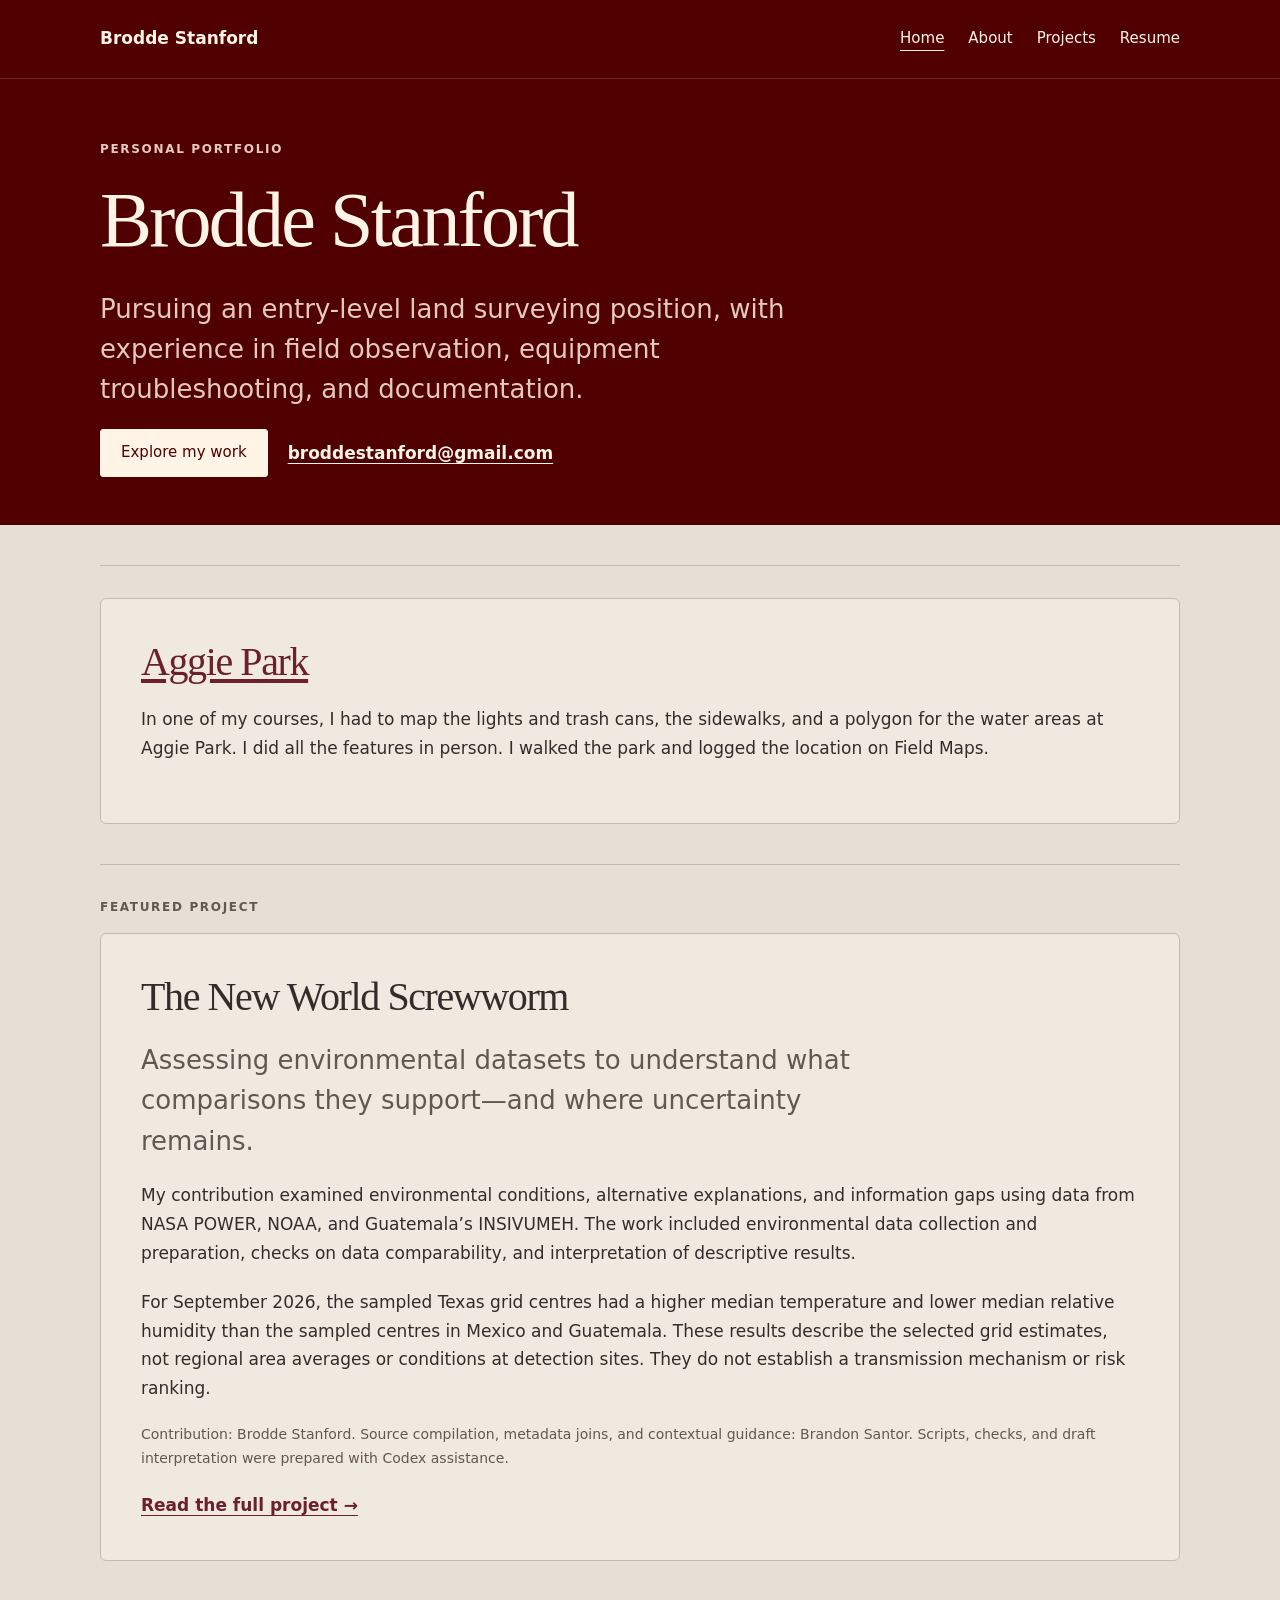
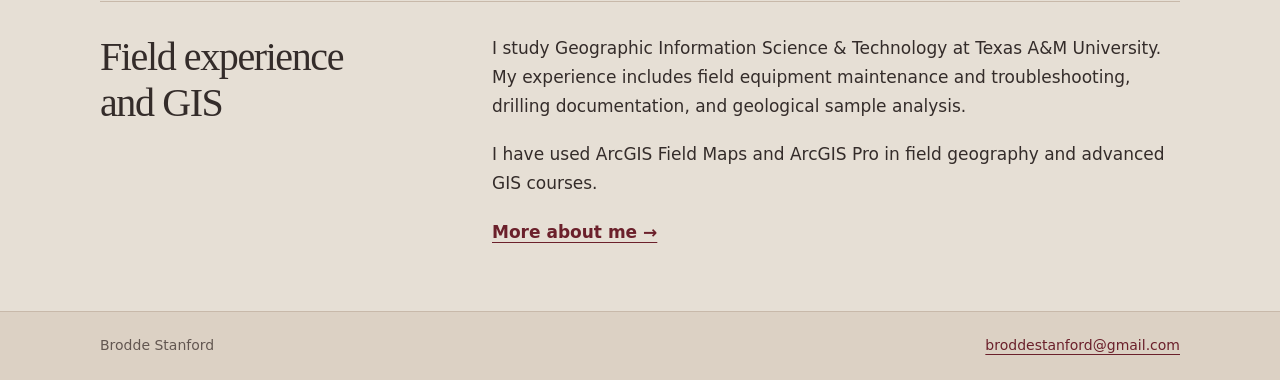
<file: index.html>
<!doctype html>
<html lang="en">
<head>
  <meta charset="utf-8">
  <meta name="viewport" content="width=device-width, initial-scale=1">
  <meta name="description"
        content="Brodde Stanford's portfolio of GIS research, environmental data assessment, and field experience.">
  <title>Brodde Stanford | Home</title>
  <link rel="stylesheet" href="style.css?v=maroon-1">
  <style>
    .hero-actions {
      display: flex;
      flex-wrap: wrap;
      align-items: center;
      gap: 12px 20px;
    }

    .hero-actions a[href^="mailto:"] {
      color: var(--header-text);
      font-weight: 600;
    }
  </style>
</head>
<body>
  <a class="skip-link" href="#main">Skip to content</a>

  <header class="site-header">
    <div class="container header-inner">
      <a class="site-name" href="index.html">Brodde Stanford</a>
      <nav aria-label="Main navigation">
        <a href="index.html" aria-current="page">Home</a>
        <a href="about.html">About</a>
        <a href="projects.html">Projects</a>
        <a href="resume.html">Resume</a>
      </nav>
    </div>
  </header>

  <main class="container" id="main">
    <section class="hero" aria-labelledby="home-title">
      <p class="eyebrow">Personal portfolio</p>
      <h1 id="home-title">Brodde Stanford</h1>
      <p class="headline">
        Pursuing an entry-level land surveying position,
        with experience in field observation, equipment
        troubleshooting, and documentation.
      </p>
      <div class="hero-actions">
        <a class="button" href="projects.html">Explore my work</a>
        <a href="mailto:broddestanford@gmail.com">broddestanford@gmail.com</a>
      </div>
    </section>

    <section aria-labelledby="aggie-park-title">
      <article class="featured">
        <h2 id="aggie-park-title"><a href="aggie-park.html">Aggie Park</a></h2>
        <p>In one of my courses, I had to map the lights and trash cans, the sidewalks, and a polygon for the water areas at Aggie Park. I did all the features in person. I walked the park and logged the location on Field Maps.</p>
      </article>
    </section>

    <section aria-labelledby="featured-title">
      <p class="eyebrow">Featured project</p>
      <article class="featured">
        <h2 id="featured-title">
          The New World Screwworm
        </h2>
        <p class="lead">
          Assessing environmental datasets to understand what
          comparisons they support—and where uncertainty remains.
        </p>
        <p>
          My contribution examined environmental conditions,
          alternative explanations, and information gaps using
          data from NASA POWER, NOAA, and Guatemala’s INSIVUMEH.
          The work included environmental data collection and
          preparation, checks on data comparability, and
          interpretation of descriptive results.
        </p>
        <p>
          For September 2026, the sampled Texas grid centres had
          a higher median temperature and lower median relative
          humidity than the sampled centres in Mexico and Guatemala.
          These results describe the selected grid estimates,
          not regional area averages or conditions at detection sites.
          They do not establish a transmission mechanism or risk ranking.
        </p>
        <p class="note">
          Contribution: Brodde Stanford. Source compilation,
          metadata joins, and contextual guidance: Brandon Santor.
          Scripts, checks, and draft interpretation were prepared
          with Codex assistance.
        </p>
        <a class="project-link" href="project-1.html">
          Read the full project →
        </a>
      </article>
    </section>

    <section class="split" aria-labelledby="background-title">
      <h2 id="background-title">Field experience and GIS</h2>
      <div class="prose">
        <p>
          I study Geographic Information Science &amp; Technology
          at Texas A&amp;M University. My experience includes field
          equipment maintenance and troubleshooting, drilling
          documentation, and geological sample analysis.
        </p>
        <p>
          I have used ArcGIS Field Maps and ArcGIS Pro in field
          geography and advanced GIS courses.
        </p>
        <a class="project-link" href="about.html">More about me →</a>
      </div>
    </section>
  </main>

  <footer class="site-footer">
    <div class="container footer-inner">
      <p>Brodde Stanford</p>
      <a href="mailto:broddestanford@gmail.com">
        broddestanford@gmail.com
      </a>
    </div>
  </footer>
</body>
</html>
</file>
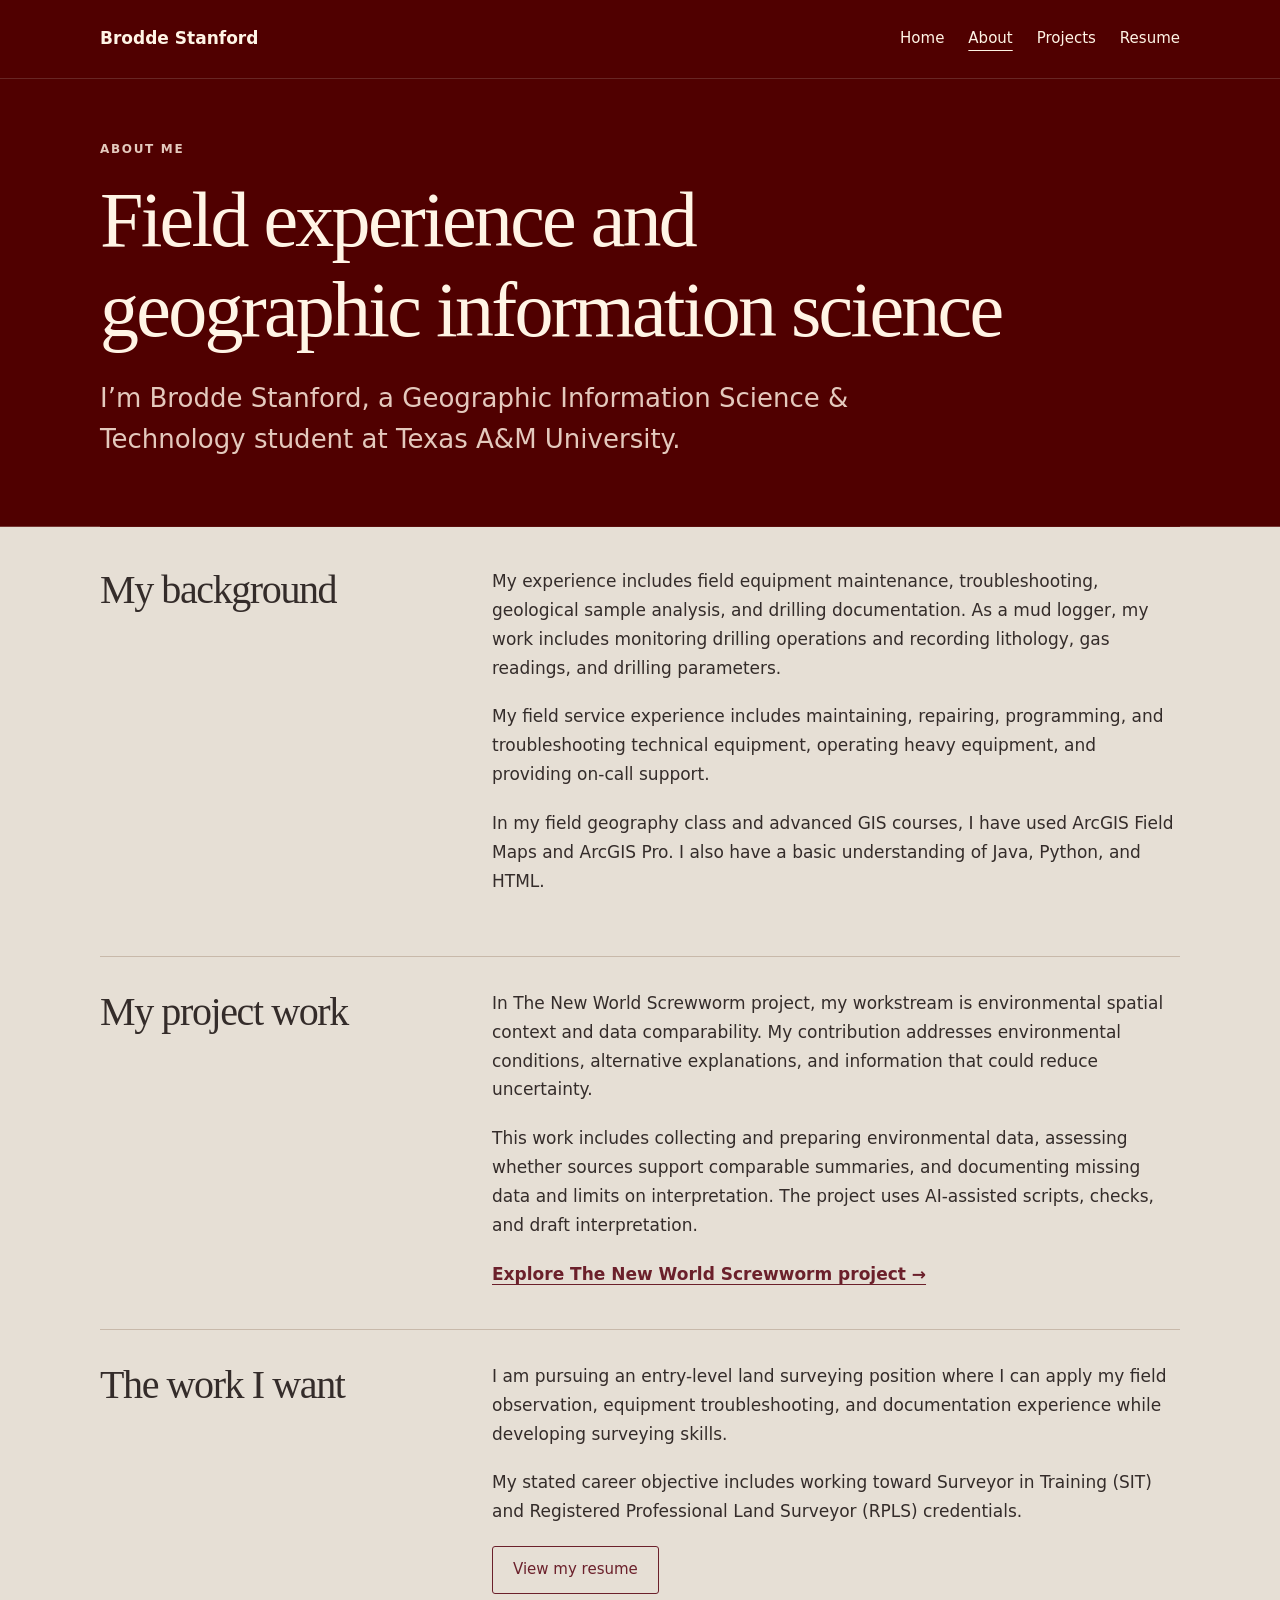
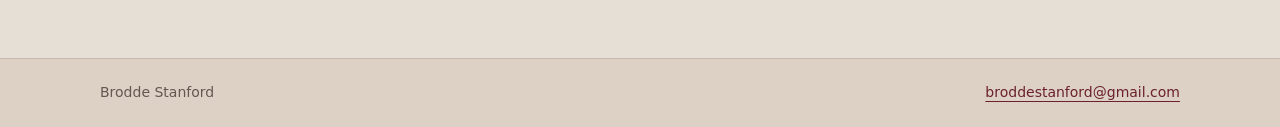
<file: about.html>
<!doctype html>
<html lang="en">
<head>
  <meta charset="utf-8">
  <meta name="viewport" content="width=device-width, initial-scale=1">
  <meta name="description"
        content="About Brodde Stanford, his GIS studies, field experience, and interest in entry-level land surveying.">
  <title>Brodde Stanford | About</title>
  <link rel="stylesheet" href="style.css?v=maroon-1">
</head>
<body>
  <a class="skip-link" href="#main">Skip to content</a>

  <header class="site-header">
    <div class="container header-inner">
      <a class="site-name" href="index.html">Brodde Stanford</a>
      <nav aria-label="Main navigation">
        <a href="index.html">Home</a>
        <a href="about.html" aria-current="page">About</a>
        <a href="projects.html">Projects</a>
        <a href="resume.html">Resume</a>
      </nav>
    </div>
  </header>

  <main class="container" id="main">
    <header class="page-heading">
      <p class="eyebrow">About me</p>
      <h1>Field experience and geographic information science</h1>
      <p class="lead">
        I’m Brodde Stanford, a Geographic Information Science
        &amp; Technology student at Texas A&amp;M University.
      </p>
    </header>

    <section class="split" aria-labelledby="background-title">
      <h2 id="background-title">My background</h2>
      <div class="prose">
        <p>
          My experience includes field equipment maintenance,
          troubleshooting, geological sample analysis, and drilling
          documentation. As a mud logger, my work includes monitoring
          drilling operations and recording lithology, gas readings,
          and drilling parameters.
        </p>
        <p>
          My field service experience includes maintaining, repairing,
          programming, and troubleshooting technical equipment,
          operating heavy equipment, and providing on-call support.
        </p>
        <p>
          In my field geography class and advanced GIS courses,
          I have used ArcGIS Field Maps and ArcGIS Pro.
          I also have a basic understanding of Java, Python, and HTML.
        </p>
      </div>
    </section>

    <section class="split" aria-labelledby="research-title">
      <h2 id="research-title">My project work</h2>
      <div class="prose">
        <p>
          In The New World Screwworm project, my workstream is environmental
          spatial context and data comparability. My contribution
          addresses environmental conditions, alternative
          explanations, and information that could reduce uncertainty.
        </p>
        <p>
          This work includes collecting and preparing environmental
          data, assessing whether sources support comparable
          summaries, and documenting missing data and limits on
          interpretation. The project uses AI-assisted scripts,
          checks, and draft interpretation.
        </p>
        <a class="project-link" href="project-1.html">
          Explore The New World Screwworm project →
        </a>
      </div>
    </section>

    <section class="split" aria-labelledby="direction-title">
      <h2 id="direction-title">The work I want</h2>
      <div class="prose">
        <p>
          I am pursuing an entry-level land surveying position
          where I can apply my field observation, equipment
          troubleshooting, and documentation experience while
          developing surveying skills.
        </p>
        <p>
          My stated career objective includes working toward
          Surveyor in Training (SIT) and Registered Professional
          Land Surveyor (RPLS) credentials.
        </p>
        <a class="button" href="resume.html">View my resume</a>
      </div>
    </section>
  </main>

  <footer class="site-footer">
    <div class="container footer-inner">
      <p>Brodde Stanford</p>
      <a href="mailto:broddestanford@gmail.com">
        broddestanford@gmail.com
      </a>
    </div>
  </footer>
</body>
</html>
</file>
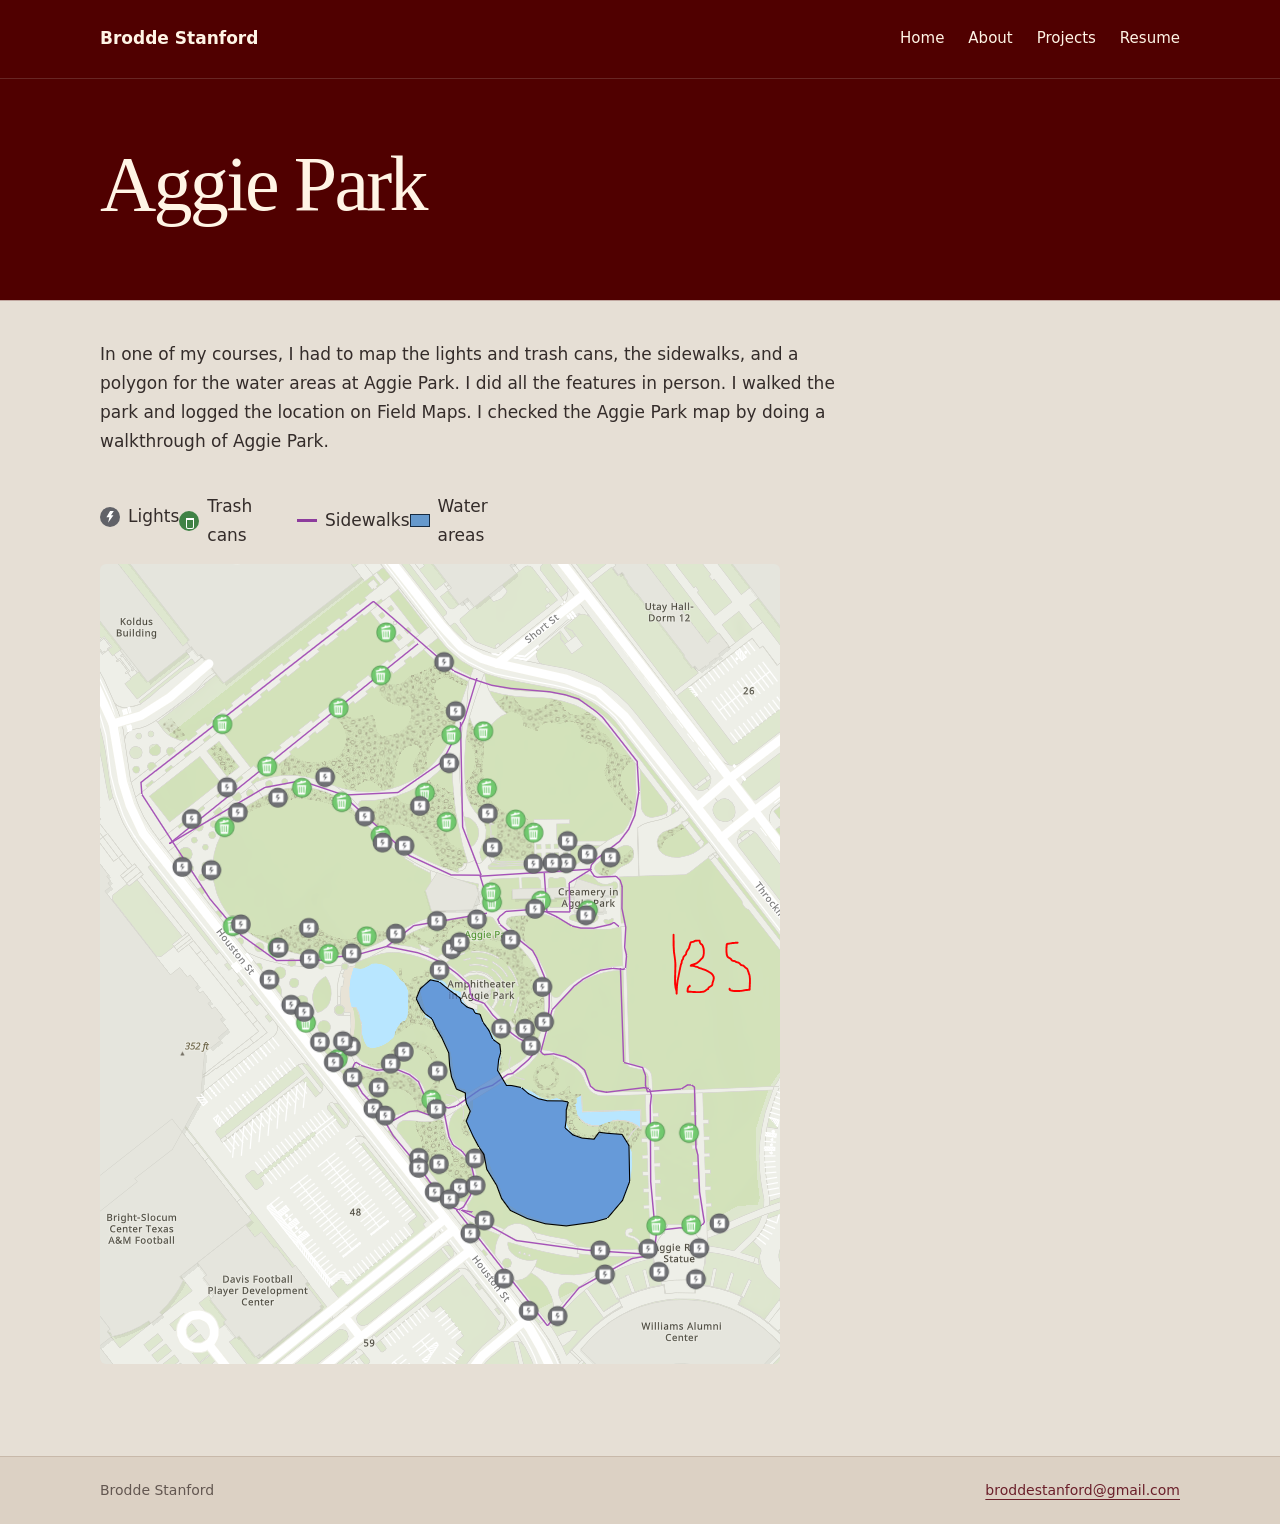
<file: aggie-park.html>
<!doctype html>
<html lang="en">
<head>
  <meta charset="utf-8">
  <meta name="viewport" content="width=device-width, initial-scale=1">
  <title>Aggie Park | Brodde Stanford</title>
  <link rel="stylesheet" href="style.css?v=maroon-1">
  <style>
    .aggie-map { max-width: 680px; }

    .aggie-map-crop {
      display: block;
      position: relative;
      aspect-ratio: 680 / 800;
      overflow: hidden;
      border-radius: var(--radius);
    }

    /* Show pixels (970, 203) through (1650, 1003) of the original image. */
    .aggie-map-crop img {
      position: absolute;
      width: 263.67647%;
      max-width: none;
      left: -142.64706%;
      top: -25.375%;
    }

    .aggie-map-key {
      display: flex;
      flex-wrap: wrap;
      gap: 8px 20px;
      padding: 0;
      margin: 0 0 14px;
      list-style: none;
    }

    .aggie-map-key li {
      display: flex;
      align-items: center;
      gap: 8px;
    }

    .aggie-map-symbol {
      position: relative;
      flex: 0 0 20px;
      height: 20px;
    }

    .aggie-map-symbol--lights,
    .aggie-map-symbol--trash {
      border-radius: 50%;
    }

    .aggie-map-symbol--lights { background: #616268; }

    .aggie-map-symbol--lights::before {
      content: "";
      position: absolute;
      inset: 4px 6px;
      background: white;
      clip-path: polygon(53% 0, 100% 0, 62% 39%, 93% 39%, 26% 100%, 42% 55%, 5% 55%);
    }

    .aggie-map-symbol--trash { background: #3f8245; }

    .aggie-map-symbol--trash::before {
      content: "";
      position: absolute;
      top: 7px;
      left: 7px;
      width: 6px;
      height: 8px;
      border: 1px solid white;
      border-top-width: 2px;
      border-radius: 0 0 2px 2px;
    }

    .aggie-map-symbol--sidewalk {
      height: 0;
      border-top: 3px solid #8d3c9d;
    }

    .aggie-map-symbol--water {
      height: 13px;
      border: 1px solid #172b40;
      background: #6699cc;
    }
  </style>
</head>
<body>
  <a class="skip-link" href="#main">Skip to content</a>

  <header class="site-header">
    <div class="container header-inner">
      <a class="site-name" href="index.html">Brodde Stanford</a>
      <nav aria-label="Main navigation">
        <a href="index.html">Home</a>
        <a href="about.html">About</a>
        <a href="projects.html">Projects</a>
        <a href="resume.html">Resume</a>
      </nav>
    </div>
  </header>

  <main class="container" id="main">
    <header class="page-heading">
      <h1>Aggie Park</h1>
    </header>

    <div class="prose">
      <p>In one of my courses, I had to map the lights and trash cans, the sidewalks, and a polygon for the water areas at Aggie Park. I did all the features in person. I walked the park and logged the location on Field Maps. I checked the Aggie Park map by doing a walkthrough of Aggie Park.</p>
      <figure class="aggie-map">
        <ul class="aggie-map-key" role="list">
          <li><span class="aggie-map-symbol aggie-map-symbol--lights" aria-hidden="true"></span>Lights</li>
          <li><span class="aggie-map-symbol aggie-map-symbol--trash" aria-hidden="true"></span>Trash cans</li>
          <li><span class="aggie-map-symbol aggie-map-symbol--sidewalk" aria-hidden="true"></span>Sidewalks</li>
          <li><span class="aggie-map-symbol aggie-map-symbol--water" aria-hidden="true"></span>Water areas</li>
        </ul>
        <a class="aggie-map-crop" href="aggie-park-field-maps.png">
          <img src="aggie-park-field-maps.png" width="1793" height="1059"
               alt="Lights and trash cans, the sidewalks, and a polygon for the water areas at Aggie Park">
        </a>
      </figure>
    </div>
  </main>

  <footer class="site-footer">
    <div class="container footer-inner">
      <p>Brodde Stanford</p>
      <a href="mailto:broddestanford@gmail.com">broddestanford@gmail.com</a>
    </div>
  </footer>
</body>
</html>
</file>
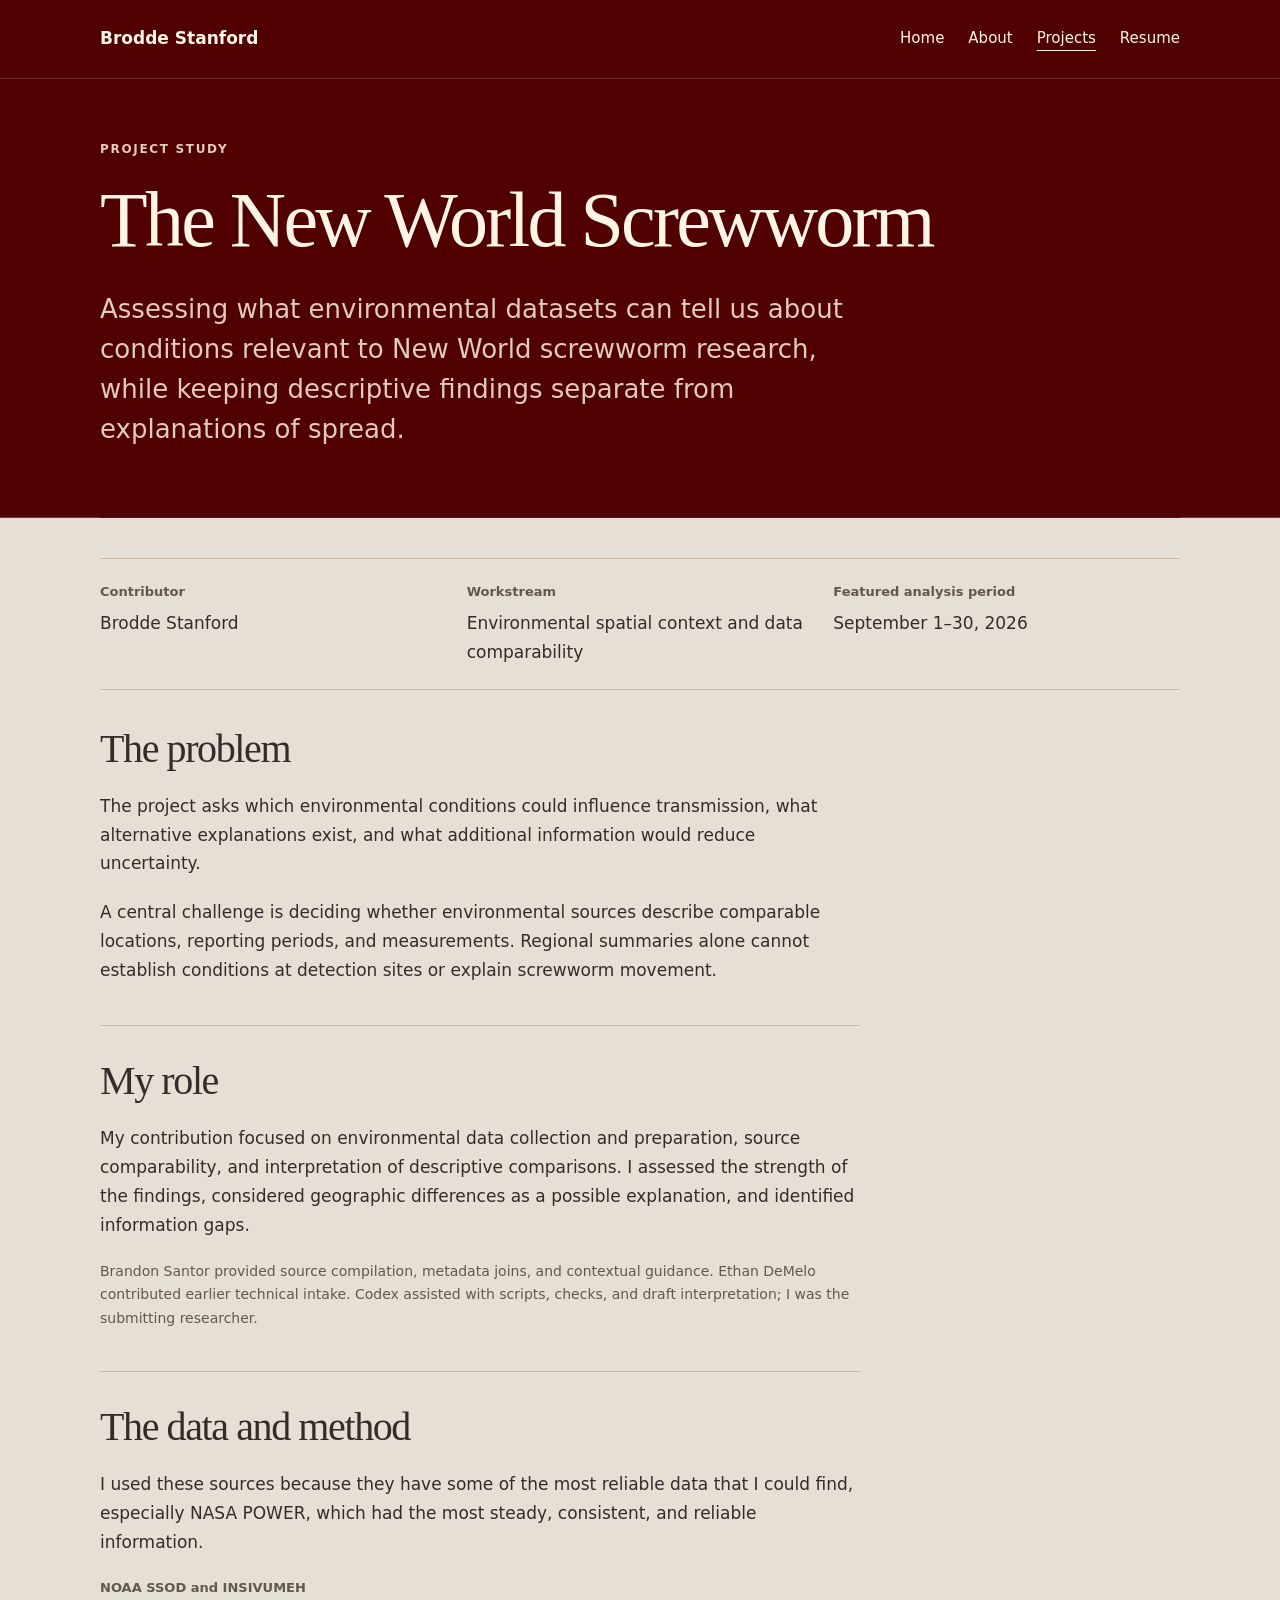
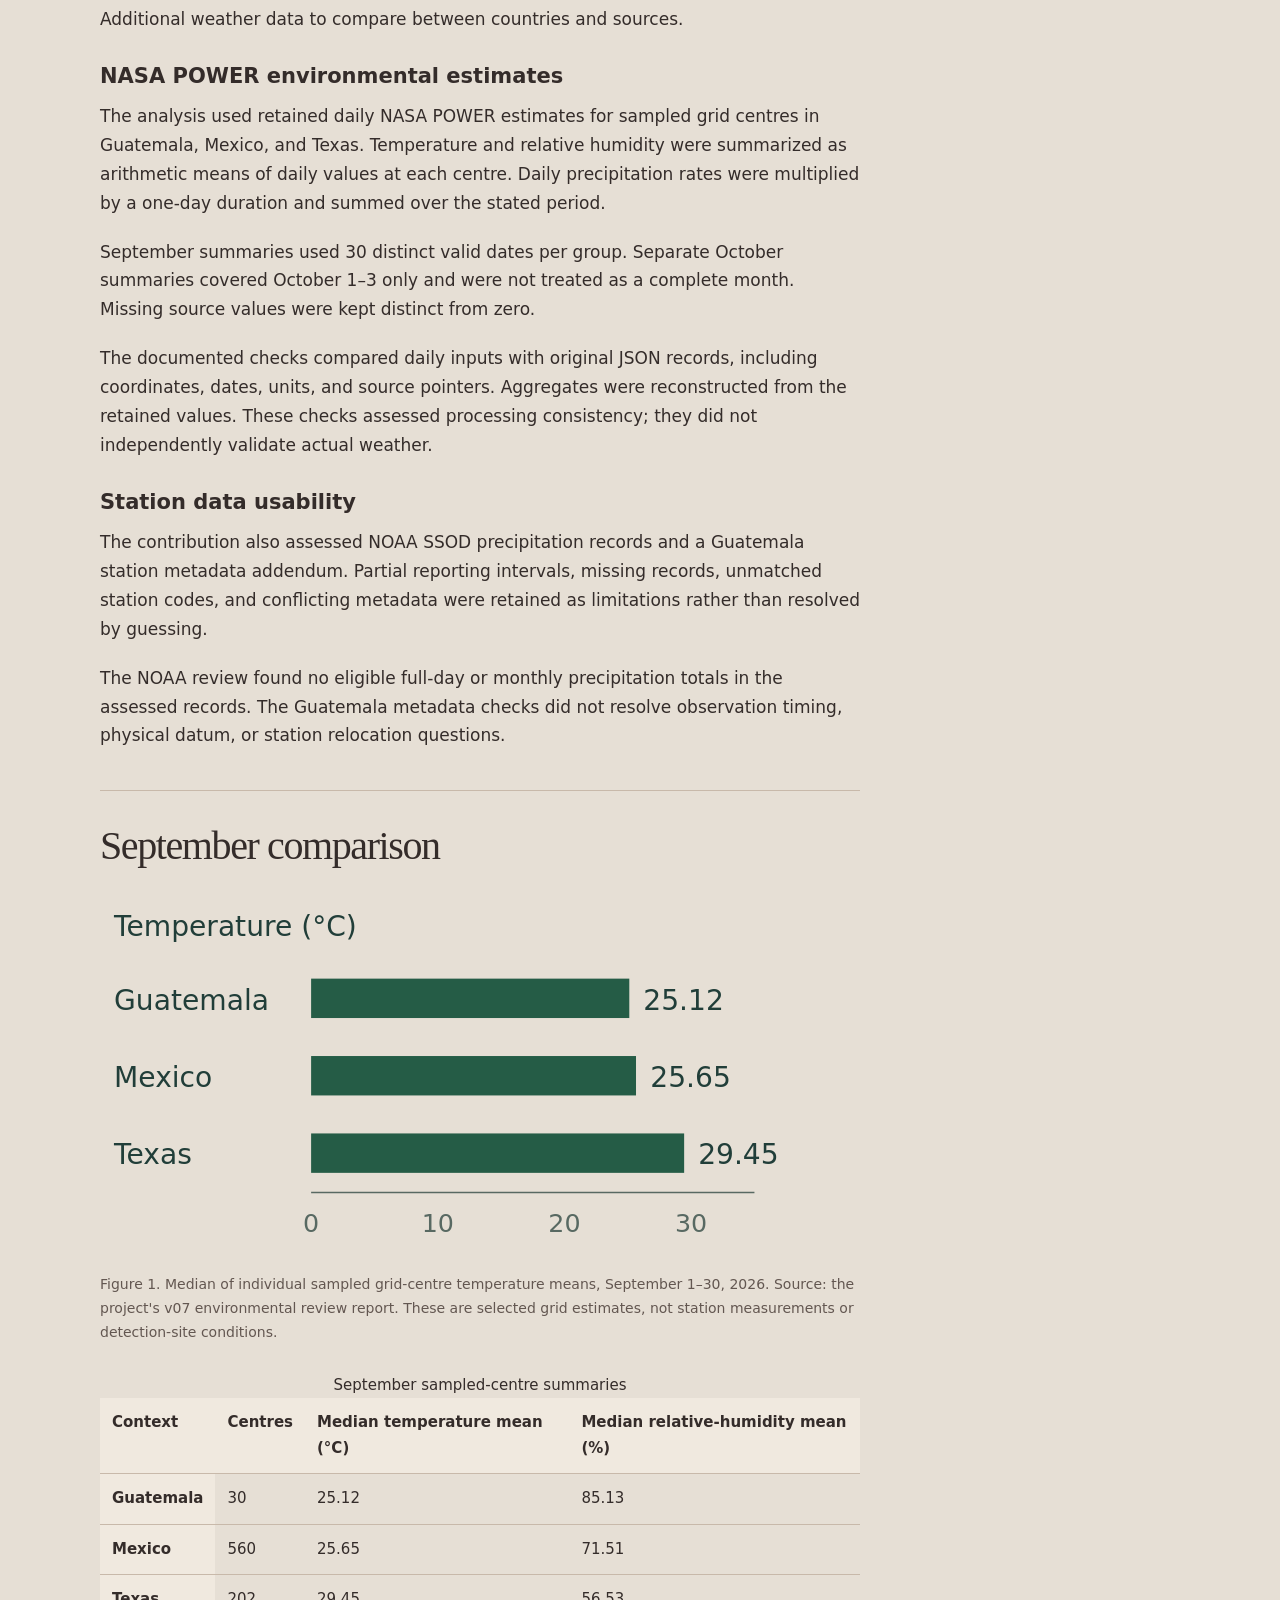
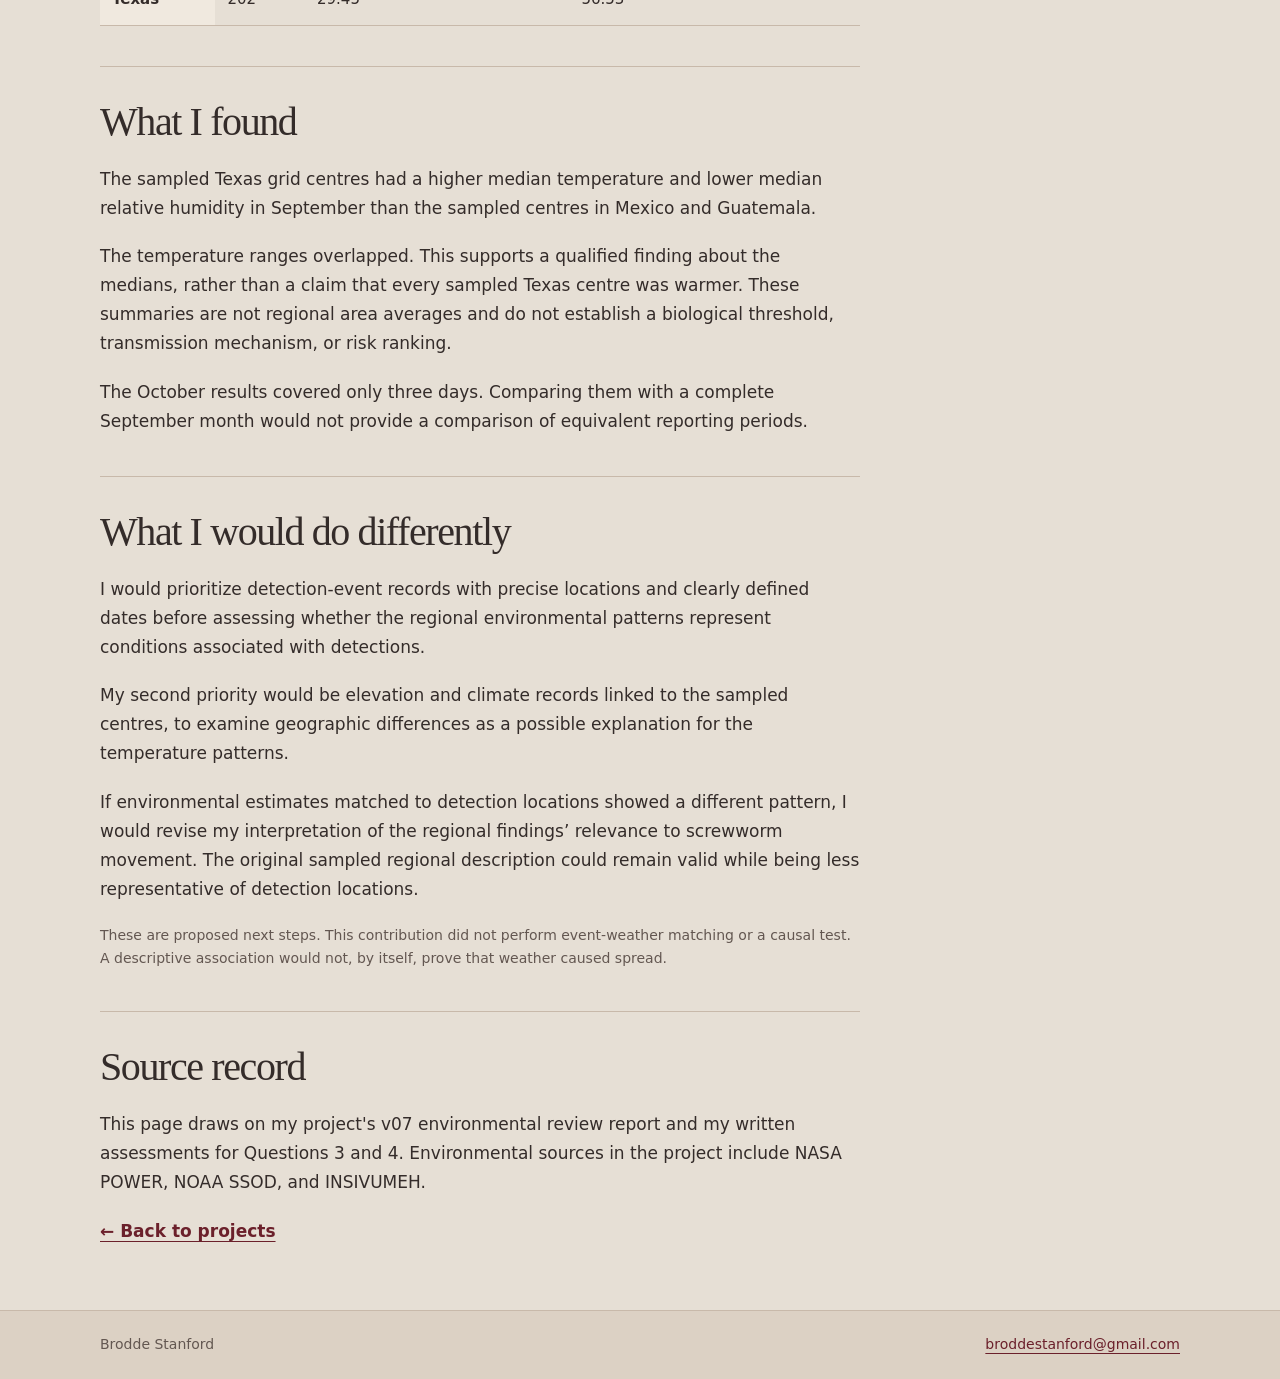
<file: project-1.html>
<!doctype html>
<html lang="en">
<head>
  <meta charset="utf-8">
  <meta name="viewport" content="width=device-width, initial-scale=1">
  <meta name="description"
        content="Brodde Stanford's contribution to The New World Screwworm project: environmental data preparation, comparability checks, findings, and reflection.">
  <title>The New World Screwworm | Brodde Stanford</title>
  <link rel="stylesheet" href="style.css?v=maroon-1">
</head>
<body>
  <a class="skip-link" href="#main">Skip to content</a>

  <header class="site-header">
    <div class="container header-inner">
      <a class="site-name" href="index.html">Brodde Stanford</a>
      <nav aria-label="Main navigation">
        <a href="index.html">Home</a>
        <a href="about.html">About</a>
        <a href="projects.html" aria-current="page">Projects</a>
        <a href="resume.html">Resume</a>
      </nav>
    </div>
  </header>

  <main class="container" id="main">
    <header class="page-heading">
      <p class="eyebrow">Project study</p>
      <h1>The New World Screwworm</h1>
      <p class="lead">
        Assessing what environmental datasets can tell us about
        conditions relevant to New World screwworm research,
        while keeping descriptive findings separate from
        explanations of spread.
      </p>
    </header>

    <dl class="project-meta">
      <div>
        <dt>Contributor</dt>
        <dd>Brodde Stanford</dd>
      </div>
      <div>
        <dt>Workstream</dt>
        <dd>Environmental spatial context and data comparability</dd>
      </div>
      <div>
        <dt>Featured analysis period</dt>
        <dd>September 1–30, 2026</dd>
      </div>
    </dl>

    <div class="prose">
      <section aria-labelledby="problem-title">
        <h2 id="problem-title">The problem</h2>
        <p>
          The project asks which environmental conditions could
          influence transmission, what alternative explanations
          exist, and what additional information would reduce
          uncertainty.
        </p>
        <p>
          A central challenge is deciding whether environmental
          sources describe comparable locations, reporting periods,
          and measurements. Regional summaries alone cannot
          establish conditions at detection sites or explain
          screwworm movement.
        </p>
      </section>

      <section aria-labelledby="role-title">
        <h2 id="role-title">My role</h2>
        <p>
          My contribution focused on environmental data collection
          and preparation, source comparability, and interpretation
          of descriptive comparisons. I assessed the strength of the
          findings, considered geographic differences as a possible
          explanation, and identified information gaps.
        </p>
        <p class="note">
          Brandon Santor provided source compilation, metadata joins,
          and contextual guidance. Ethan DeMelo contributed earlier
          technical intake. Codex assisted with scripts, checks,
          and draft interpretation; I was the submitting researcher.
        </p>
      </section>

      <section aria-labelledby="method-title">
        <h2 id="method-title">The data and method</h2>

        <p>I used these sources because they have some of the most reliable data that I could find, especially NASA POWER, which had the most steady, consistent, and reliable information.</p>

        <dl>
          <dt>NOAA SSOD and INSIVUMEH</dt>
          <dd>Additional weather data to compare between countries and sources.</dd>
        </dl>

        <h3>NASA POWER environmental estimates</h3>
        <p>
          The analysis used retained daily NASA POWER estimates
          for sampled grid centres in Guatemala, Mexico, and Texas.
          Temperature and relative humidity were summarized as
          arithmetic means of daily values at each centre.
          Daily precipitation rates were multiplied by a one-day
          duration and summed over the stated period.
        </p>
        <p>
          September summaries used 30 distinct valid dates per
          group. Separate October summaries covered October 1–3
          only and were not treated as a complete month.
          Missing source values were kept distinct from zero.
        </p>
        <p>
          The documented checks compared daily inputs with original
          JSON records, including coordinates, dates, units, and
          source pointers. Aggregates were reconstructed from the
          retained values. These checks assessed processing
          consistency; they did not independently validate
          actual weather.
        </p>

        <h3>Station data usability</h3>
        <p>
          The contribution also assessed NOAA SSOD precipitation
          records and a Guatemala station metadata addendum.
          Partial reporting intervals, missing records, unmatched
          station codes, and conflicting metadata were retained
          as limitations rather than resolved by guessing.
        </p>
        <p>
          The NOAA review found no eligible full-day or monthly
          precipitation totals in the assessed records. The
          Guatemala metadata checks did not resolve observation
          timing, physical datum, or station relocation questions.
        </p>
      </section>

      <section aria-labelledby="figure-title">
        <h2 id="figure-title">September comparison</h2>

        <figure>
          <svg viewBox="0 0 540 260"
               role="img"
               aria-labelledby="chart-title chart-description">
            <title id="chart-title">
              Median of sampled grid-centre temperature means
            </title>
            <desc id="chart-description">
              For September 1–30, 2026: Guatemala, 25.12 degrees
              Celsius; Mexico, 25.65; Texas, 29.45.
              Values are medians of sampled centre means,
              not regional area averages.
            </desc>

            <g font-family="system-ui, sans-serif"
               font-size="20" fill="#213e39">
              <text x="10" y="28">Temperature (°C)</text>

              <text x="10" y="80">Guatemala</text>
              <text x="10" y="135">Mexico</text>
              <text x="10" y="190">Texas</text>

              <g fill="#255c46">
                <rect x="150" y="58" width="226.08" height="28"/>
                <rect x="150" y="113" width="230.85" height="28"/>
                <rect x="150" y="168" width="265.05" height="28"/>
              </g>

              <text x="386" y="80">25.12</text>
              <text x="391" y="135">25.65</text>
              <text x="425" y="190">29.45</text>

              <path d="M150 210H465"
                    fill="none" stroke="#586962"/>
              <g fill="#586962" font-size="18"
                 text-anchor="middle">
                <text x="150" y="238">0</text>
                <text x="240" y="238">10</text>
                <text x="330" y="238">20</text>
                <text x="420" y="238">30</text>
              </g>
            </g>
          </svg>

          <figcaption>
            Figure 1. Median of individual sampled grid-centre
            temperature means, September 1–30, 2026.
            Source: the project's v07 environmental review report.
            These are selected grid estimates, not station
            measurements or detection-site conditions.
          </figcaption>
        </figure>

        <div class="table-wrap">
          <table>
            <caption>
              September sampled-centre summaries
            </caption>
            <thead>
              <tr>
                <th scope="col">Context</th>
                <th scope="col">Centres</th>
                <th scope="col">
                  Median temperature mean (°C)
                </th>
                <th scope="col">
                  Median relative-humidity mean (%)
                </th>
              </tr>
            </thead>
            <tbody>
              <tr>
                <th scope="row">Guatemala</th>
                <td>30</td>
                <td>25.12</td>
                <td>85.13</td>
              </tr>
              <tr>
                <th scope="row">Mexico</th>
                <td>560</td>
                <td>25.65</td>
                <td>71.51</td>
              </tr>
              <tr>
                <th scope="row">Texas</th>
                <td>202</td>
                <td>29.45</td>
                <td>56.53</td>
              </tr>
            </tbody>
          </table>
        </div>
      </section>

      <section aria-labelledby="findings-title">
        <h2 id="findings-title">What I found</h2>
        <p>
          The sampled Texas grid centres had a higher median
          temperature and lower median relative humidity in
          September than the sampled centres in Mexico and Guatemala.
        </p>
        <p>
          The temperature ranges overlapped. This supports a
          qualified finding about the medians, rather than a claim
          that every sampled Texas centre was warmer.
          These summaries are not regional area averages and do
          not establish a biological threshold, transmission
          mechanism, or risk ranking.
        </p>
        <p>
          The October results covered only three days. Comparing
          them with a complete September month would not provide
          a comparison of equivalent reporting periods.
        </p>
      </section>

      <section aria-labelledby="reflection-title">
        <h2 id="reflection-title">What I would do differently</h2>
        <p>
          I would prioritize detection-event records with precise
          locations and clearly defined dates before assessing
          whether the regional environmental patterns represent
          conditions associated with detections.
        </p>
        <p>
          My second priority would be elevation and climate records
          linked to the sampled centres, to examine geographic
          differences as a possible explanation for the temperature
          patterns.
        </p>
        <p>
          If environmental estimates matched to detection locations
          showed a different pattern, I would revise my interpretation
          of the regional findings’ relevance to screwworm movement.
          The original sampled regional description could remain
          valid while being less representative of detection
          locations.
        </p>
        <p class="note">
          These are proposed next steps. This contribution did not
          perform event-weather matching or a causal test.
          A descriptive association would not, by itself, prove
          that weather caused spread.
        </p>
      </section>

      <section aria-labelledby="sources-title">
        <h2 id="sources-title">Source record</h2>
        <p>
          This page draws on my project's v07 environmental review
          report and my written assessments for Questions 3 and 4.
          Environmental sources in the project include NASA POWER,
          NOAA SSOD, and INSIVUMEH.
        </p>
        <a class="project-link" href="projects.html">
          ← Back to projects
        </a>
      </section>
    </div>
  </main>

  <footer class="site-footer">
    <div class="container footer-inner">
      <p>Brodde Stanford</p>
      <a href="mailto:broddestanford@gmail.com">
        broddestanford@gmail.com
      </a>
    </div>
  </footer>
</body>
</html>
</file>
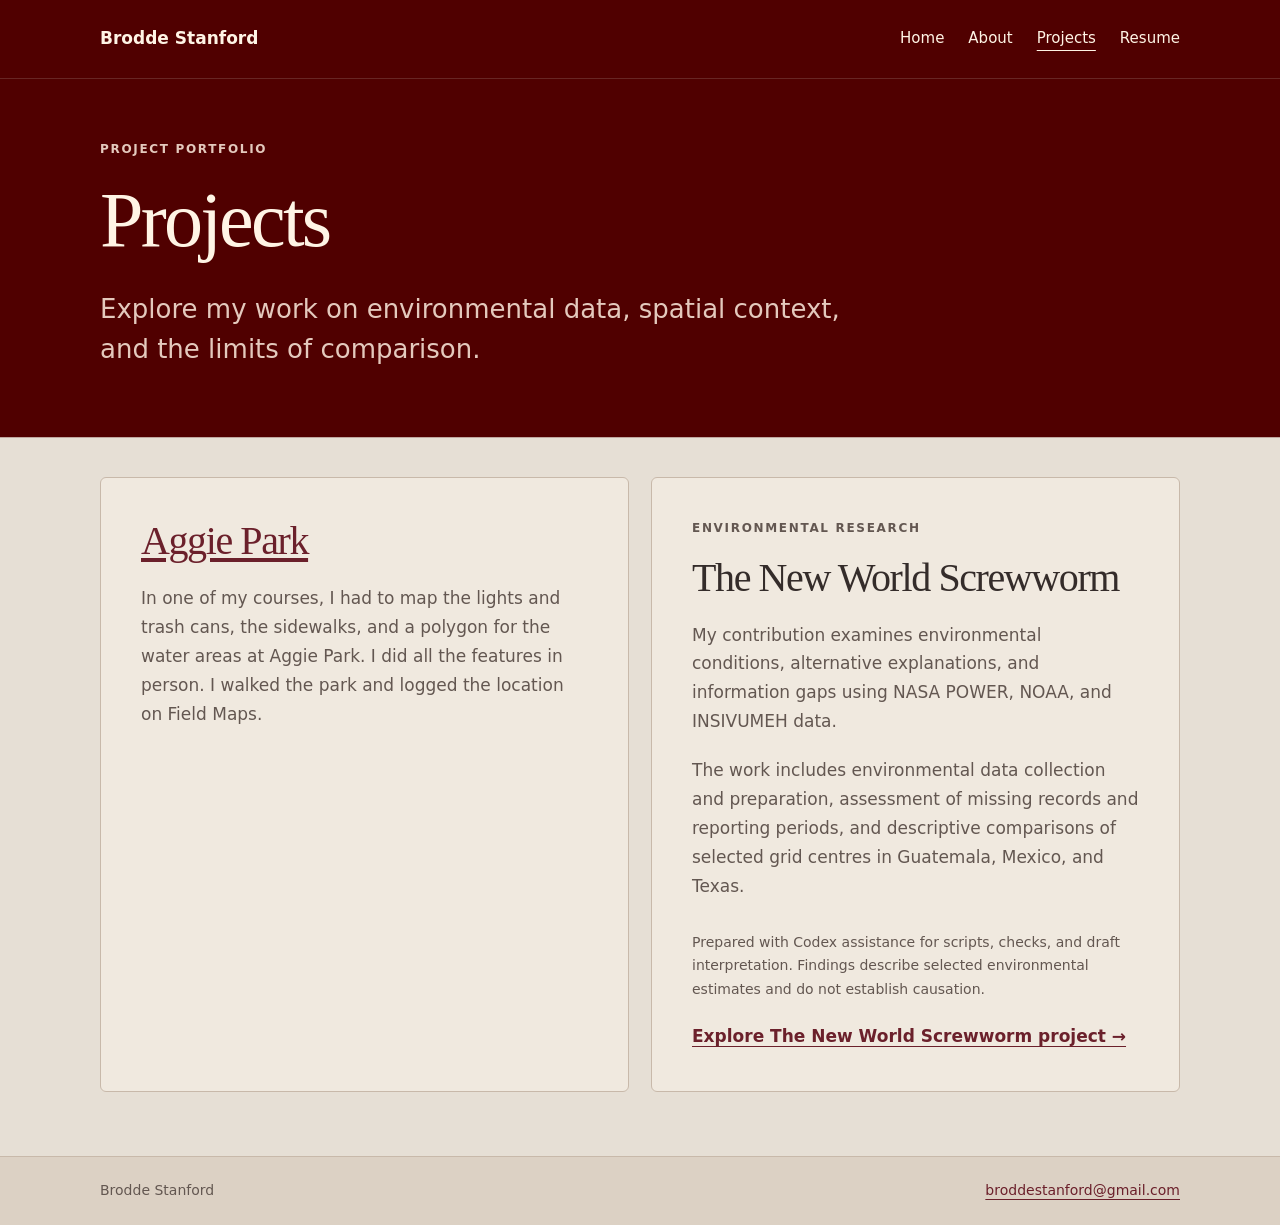
<file: projects.html>
<!doctype html>
<html lang="en">
<head>
  <meta charset="utf-8">
  <meta name="viewport" content="width=device-width, initial-scale=1">
  <meta name="description"
        content="Explore Brodde Stanford's contribution to The New World Screwworm project.">
  <title>Brodde Stanford | Projects</title>
  <link rel="stylesheet" href="style.css?v=maroon-1">
</head>
<body>
  <a class="skip-link" href="#main">Skip to content</a>

  <header class="site-header">
    <div class="container header-inner">
      <a class="site-name" href="index.html">Brodde Stanford</a>
      <nav aria-label="Main navigation">
        <a href="index.html">Home</a>
        <a href="about.html">About</a>
        <a href="projects.html" aria-current="page">Projects</a>
        <a href="resume.html">Resume</a>
      </nav>
    </div>
  </header>

  <main class="container" id="main">
    <header class="page-heading">
      <p class="eyebrow">Project portfolio</p>
      <h1>Projects</h1>
      <p class="lead">
        Explore my work on environmental data, spatial context,
        and the limits of comparison.
      </p>
    </header>

    <section aria-label="Project collection">
      <div class="project-grid">
        <article class="project-card" aria-labelledby="aggie-park-title">
          <h2 id="aggie-park-title"><a href="aggie-park.html">Aggie Park</a></h2>
          <p>In one of my courses, I had to map the lights and trash cans, the sidewalks, and a polygon for the water areas at Aggie Park. I did all the features in person. I walked the park and logged the location on Field Maps.</p>
        </article>

        <article class="project-card" aria-labelledby="project-title">
          <p class="eyebrow">Environmental research</p>
          <h2 id="project-title">
            The New World Screwworm
          </h2>
          <p>
            My contribution examines environmental conditions,
            alternative explanations, and information gaps using
            NASA POWER, NOAA, and INSIVUMEH data.
          </p>
          <p>
            The work includes environmental data collection and
            preparation, assessment of missing records and reporting
            periods, and descriptive comparisons of selected grid
            centres in Guatemala, Mexico, and Texas.
          </p>
          <p class="note">
            Prepared with Codex assistance for scripts, checks,
            and draft interpretation. Findings describe selected
            environmental estimates and do not establish causation.
          </p>
          <a class="project-link" href="project-1.html">
            Explore The New World Screwworm project →
          </a>
        </article>
      </div>
    </section>
  </main>

  <footer class="site-footer">
    <div class="container footer-inner">
      <p>Brodde Stanford</p>
      <a href="mailto:broddestanford@gmail.com">
        broddestanford@gmail.com
      </a>
    </div>
  </footer>
</body>
</html>
</file>
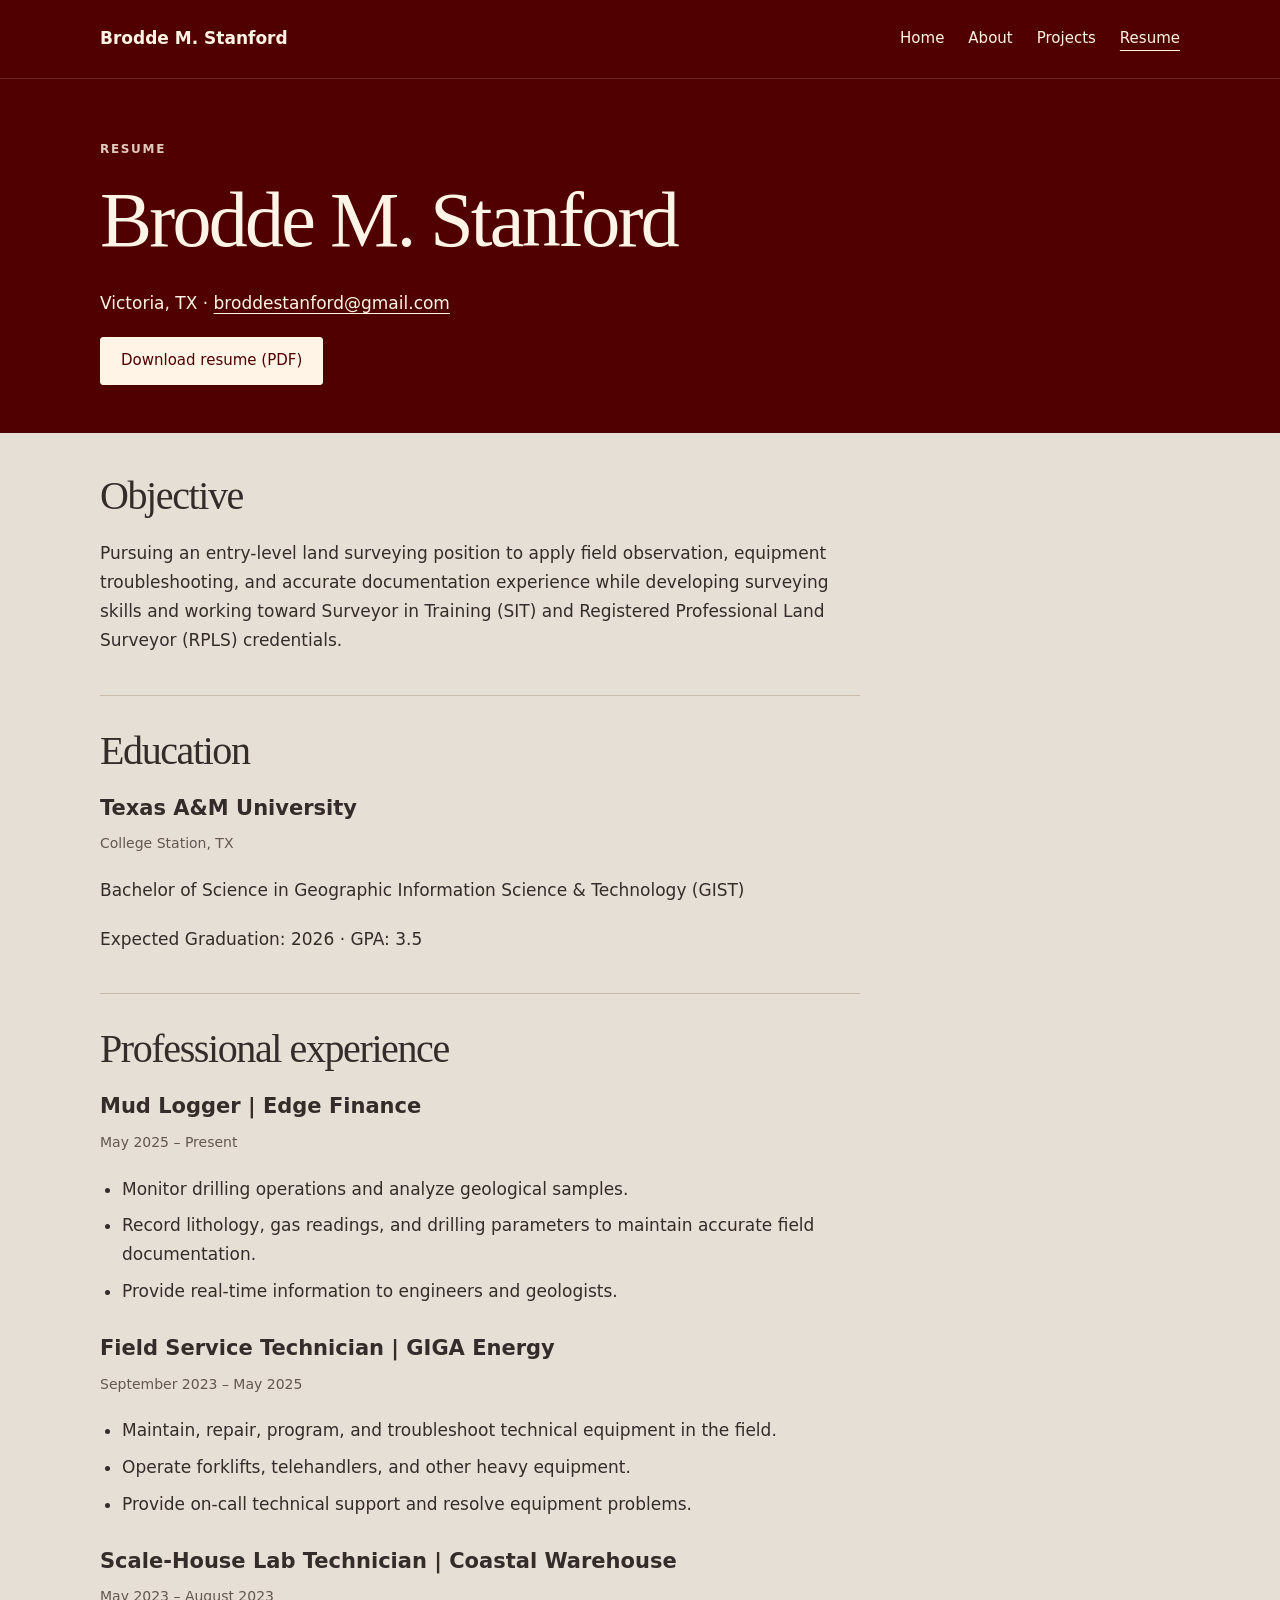
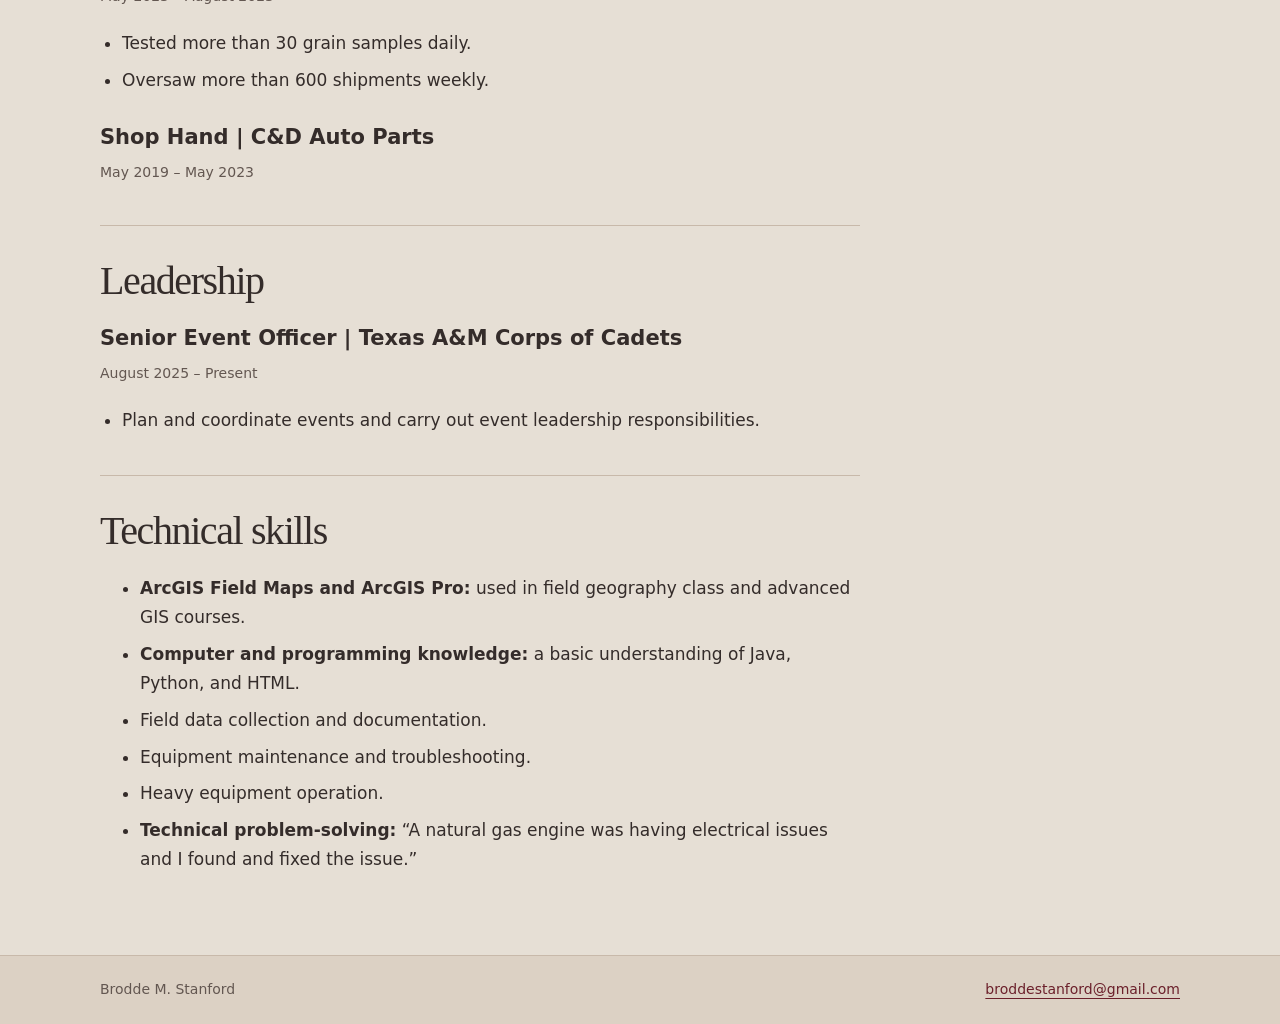
<file: resume.html>
<!doctype html>
<html lang="en">
<head>
  <meta charset="utf-8">
  <meta name="viewport" content="width=device-width, initial-scale=1">
  <meta name="description"
        content="Brodde M. Stanford's resume: education, professional experience, leadership, and technical skills.">
  <title>Brodde M. Stanford | Resume</title>
  <link rel="stylesheet" href="style.css?v=maroon-1">
</head>
<body>
  <a class="skip-link" href="#main">Skip to content</a>

  <header class="site-header">
    <div class="container header-inner">
      <a class="site-name" href="index.html">Brodde M. Stanford</a>
      <nav aria-label="Main navigation">
        <a href="index.html">Home</a>
        <a href="about.html">About</a>
        <a href="projects.html">Projects</a>
        <a href="resume.html" aria-current="page">Resume</a>
      </nav>
    </div>
  </header>

  <main class="container" id="main">
    <header class="page-heading">
      <p class="eyebrow">Resume</p>
      <h1>Brodde M. Stanford</h1>
      <p>
        Victoria, TX ·
        <a href="mailto:broddestanford@gmail.com">
          broddestanford@gmail.com
        </a>
      </p>
      <a class="button" href="resume.pdf" download>
        Download resume (PDF)
      </a>
    </header>

    <div class="prose">
      <section aria-labelledby="objective-title">
        <h2 id="objective-title">Objective</h2>
        <p>
          Pursuing an entry-level land surveying position to apply
          field observation, equipment troubleshooting, and accurate
          documentation experience while developing surveying skills
          and working toward Surveyor in Training (SIT) and Registered
          Professional Land Surveyor (RPLS) credentials.
        </p>
      </section>

      <section class="resume-section" aria-labelledby="education-title">
        <h2 id="education-title">Education</h2>
        <div class="resume-entry">
          <h3>Texas A&amp;M University</h3>
          <p class="resume-meta">College Station, TX</p>
          <p>
            Bachelor of Science in Geographic Information Science
            &amp; Technology (GIST)
          </p>
          <p>Expected Graduation: 2026 · GPA: 3.5</p>
        </div>
      </section>

      <section class="resume-section" aria-labelledby="experience-title">
        <h2 id="experience-title">Professional experience</h2>

        <article class="resume-entry" aria-labelledby="mud-logger-title">
          <h3 id="mud-logger-title">Mud Logger | Edge Finance</h3>
          <p class="resume-meta">May 2025 – Present</p>
          <ul>
            <li>
              Monitor drilling operations and analyze geological samples.
            </li>
            <li>
              Record lithology, gas readings, and drilling parameters
              to maintain accurate field documentation.
            </li>
            <li>
              Provide real-time information to engineers and geologists.
            </li>
          </ul>
        </article>

        <article class="resume-entry" aria-labelledby="field-tech-title">
          <h3 id="field-tech-title">
            Field Service Technician | GIGA Energy
          </h3>
          <p class="resume-meta">September 2023 – May 2025</p>
          <ul>
            <li>
              Maintain, repair, program, and troubleshoot technical
              equipment in the field.
            </li>
            <li>
              Operate forklifts, telehandlers, and other heavy equipment.
            </li>
            <li>
              Provide on-call technical support and resolve
              equipment problems.
            </li>
          </ul>
        </article>

        <article class="resume-entry" aria-labelledby="lab-tech-title">
          <h3 id="lab-tech-title">
            Scale-House Lab Technician | Coastal Warehouse
          </h3>
          <p class="resume-meta">May 2023 – August 2023</p>
          <ul>
            <li>Tested more than 30 grain samples daily.</li>
            <li>Oversaw more than 600 shipments weekly.</li>
          </ul>
        </article>

        <article class="resume-entry" aria-labelledby="shop-title">
          <h3 id="shop-title">Shop Hand | C&amp;D Auto Parts</h3>
          <p class="resume-meta">May 2019 – May 2023</p>
        </article>
      </section>

      <section class="resume-section" aria-labelledby="leadership-title">
        <h2 id="leadership-title">Leadership</h2>
        <article class="resume-entry" aria-labelledby="officer-title">
          <h3 id="officer-title">
            Senior Event Officer | Texas A&amp;M Corps of Cadets
          </h3>
          <p class="resume-meta">August 2025 – Present</p>
          <ul>
            <li>
              Plan and coordinate events and carry out event
              leadership responsibilities.
            </li>
          </ul>
        </article>
      </section>

      <section class="resume-section" aria-labelledby="skills-title">
        <h2 id="skills-title">Technical skills</h2>
        <ul>
          <li>
            <strong>ArcGIS Field Maps and ArcGIS Pro:</strong>
            used in field geography class and advanced GIS courses.
          </li>
          <li>
            <strong>Computer and programming knowledge:</strong>
            a basic understanding of Java, Python, and HTML.
          </li>
          <li>Field data collection and documentation.</li>
          <li>Equipment maintenance and troubleshooting.</li>
          <li>Heavy equipment operation.</li>
          <li>
            <strong>Technical problem-solving:</strong>
            “A natural gas engine was having electrical issues
            and I found and fixed the issue.”
          </li>
        </ul>
      </section>
    </div>
  </main>

  <footer class="site-footer">
    <div class="container footer-inner">
      <p>Brodde M. Stanford</p>
      <a href="mailto:broddestanford@gmail.com">
        broddestanford@gmail.com
      </a>
    </div>
  </footer>
</body>
</html>
</file>
<file: style.css>
:root {
  --paper: #e6dfd5;
  --surface: #f0e9df;
  --ink: #342c2a;
  --muted: #635751;
  --accent: #6b202b;
  --maroon: #500000;
  --header-text: #fff4e5;
  --line: #c8b9aa;
  --radius: 6px;
}

* { box-sizing: border-box; }

html {
  scroll-behavior: smooth;
  scroll-padding-top: 24px;
}

body {
  margin: 0;
  min-height: 100vh;
  display: flex;
  flex-direction: column;
  background: var(--paper);
  color: var(--ink);
  font: 17px/1.7 system-ui, sans-serif;
  overflow-wrap: break-word;
}

a {
  color: var(--accent);
  text-underline-offset: 4px;
}

a:hover { text-decoration-thickness: 2px; }

:focus-visible {
  outline: 3px solid #a56527;
  outline-offset: 5px;
}

.container {
  width: min(100% - 48px, 1080px);
  margin-inline: auto;
}

main {
  flex: 1;
  padding-bottom: 64px;
}

.site-header {
  background: var(--maroon);
  border-bottom: 1px solid #814d48;
}
.site-header .site-name,
.site-header nav a { color: var(--header-text); }
.site-header :focus-visible,
.hero :focus-visible,
.page-heading :focus-visible { outline-color: #f0cc8a; }

.header-inner,
.footer-inner {
  display: flex;
  align-items: center;
  justify-content: space-between;
  gap: 24px;
  padding-block: 22px;
}

.site-name {
  color: var(--ink);
  font-weight: 700;
  text-decoration: none;
}

nav {
  display: flex;
  flex-wrap: wrap;
  gap: 8px 24px;
}

nav a {
  padding-block: 4px;
  color: var(--ink);
  font-size: 15px;
  text-decoration: none;
}

nav a:hover,
nav a[aria-current="page"] {
  text-decoration: underline;
  text-underline-offset: 7px;
}

.skip-link {
  position: absolute;
  top: -100px;
  left: 16px;
  z-index: 10000;
  padding: 10px 16px;
  background: var(--surface);
}

.skip-link:focus { top: 12px; }

.hero,
.page-heading {
  padding-block: 60px 48px;
  margin-bottom: 40px;
  background: var(--maroon);
  color: var(--header-text);
  box-shadow: 0 0 0 100vmax var(--maroon);
  clip-path: inset(0 -100vmax);
}
.hero .eyebrow,
.page-heading .eyebrow,
.hero .headline,
.page-heading .lead { color: #e4c9bd; }
.page-heading a { color: var(--header-text); }
.hero .button,
.page-heading .button {
  background: var(--header-text);
  color: var(--maroon);
  border-color: var(--header-text);
}
.hero .button:hover,
.page-heading .button:hover {
  background: #e4c9bd;
  color: var(--maroon);
}

.eyebrow {
  margin: 0 0 16px;
  color: var(--muted);
  font-size: 12px;
  font-weight: 600;
  letter-spacing: .14em;
  text-transform: uppercase;
}

h1,
h2 {
  font-family: Georgia, serif;
  font-weight: 400;
  line-height: 1.15;
  letter-spacing: -.035em;
  text-wrap: balance;
}

h1 {
  max-width: 950px;
  margin: 0 0 24px;
  font-size: clamp(42px, 7vw, 78px);
}

h2 {
  margin: 0 0 20px;
  font-size: clamp(29px, 4vw, 40px);
}

h3 {
  margin: 0 0 12px;
  font-size: 21px;
  line-height: 1.35;
}

p { margin: 0 0 20px; }

.headline,
.lead {
  max-width: 760px;
  color: var(--muted);
  font-size: clamp(20px, 3vw, 26px);
  line-height: 1.55;
}

section + section,
.resume-section {
  margin-top: 40px;
  padding-top: 32px;
  border-top: 1px solid var(--line);
}

.prose { max-width: 760px; }

.prose h2:not(:first-child) { margin-top: 42px; }

.prose h3:not(:first-child) { margin-top: 28px; }

.prose li + li { margin-top: 8px; }

.split {
  display: grid;
  grid-template-columns: 1fr 2fr;
  gap: 48px;
}

.project-grid {
  display: grid;
  grid-template-columns: repeat(auto-fit, minmax(min(100%, 290px), 1fr));
  gap: 22px;
}

.project-card,
.featured {
  padding: clamp(24px, 4vw, 40px);
  border: 1px solid var(--line);
  border-radius: var(--radius);
  background: var(--surface);
}

.project-card {
  display: flex;
  flex-direction: column;
  align-items: flex-start;
}

.project-card p { color: var(--muted); }

.project-card .project-link { margin-top: auto; }

.project-link { font-weight: 600; }

.button {
  display: inline-block;
  padding: 10px 20px;
  border: 1px solid var(--accent);
  border-radius: 3px;
  color: var(--accent);
  font-size: 15px;
  text-decoration: none;
}

.button:hover {
  background: var(--accent);
  color: var(--surface);
}

.project-meta {
  display: grid;
  grid-template-columns: repeat(auto-fit, minmax(180px, 1fr));
  gap: 20px;
  margin: 0 0 36px;
  padding-block: 22px;
  border-block: 1px solid var(--line);
}

dt {
  color: var(--muted);
  font-size: 13px;
  font-weight: 600;
}

dd { margin: 6px 0 0; }

figure { margin: 28px 0; }

img,
svg {
  display: block;
  max-width: 100%;
  height: auto;
}

figure img { border-radius: var(--radius); }

figcaption,
.note,
.resume-meta {
  margin-top: 10px;
  color: var(--muted);
  font-size: 14px;
}

.map,
#map {
  width: 100%;
  height: clamp(300px, 55vh, 520px);
  border: 1px solid var(--line);
  border-radius: var(--radius);
}

.map img,
#map img { max-width: none; }

iframe {
  display: block;
  width: 100%;
  height: 560px;
  border: 1px solid var(--line);
  border-radius: var(--radius);
}

.table-wrap { overflow-x: auto; }

table {
  width: 100%;
  border-collapse: collapse;
  font-size: 15px;
}

th,
td {
  padding: 12px;
  border-bottom: 1px solid var(--line);
  text-align: left;
  vertical-align: top;
}

th { background: var(--surface); }

.resume-entry + .resume-entry { margin-top: 28px; }

.resume-entry h3 { margin-bottom: 4px; }

.resume-entry ul { padding-left: 22px; }

.site-footer {
  background: #dcd1c4;
  border-top: 1px solid var(--line);
  color: var(--muted);
  font-size: 14px;
}

.site-footer p { margin: 0; }

.site-footer a { overflow-wrap: anywhere; }

@media (max-width: 680px) {
  .container { width: min(100% - 36px, 1080px); }

  .header-inner,
  .footer-inner {
    align-items: flex-start;
    flex-direction: column;
    gap: 14px;
  }

  nav { gap: 8px 20px; }

  nav a { padding-block: 8px; }

  .hero,
  .page-heading { padding-block: 46px 30px; }

  .split { grid-template-columns: 1fr; gap: 20px; }

  main { padding-bottom: 40px; }

  iframe { height: 420px; }
}

@media (prefers-reduced-motion: reduce) {
  html { scroll-behavior: auto; }
}

@media print {
  body { background: white; color: black; font-size: 11pt; }
  .container { width: 100%; }
  nav, .skip-link, .button { display: none; }
  .hero, .page-heading { padding-block: 20px; }
  .project-card, .resume-entry, figure { break-inside: avoid; }
  a { color: black; }
  .map, #map, iframe { display: none; }
  .site-header, .site-footer { background: white; }
  .site-header .site-name { color: black; }
  .hero, .page-heading {
    background: white; color: black; box-shadow: none; clip-path: none;
  }
  .hero .eyebrow, .page-heading .eyebrow,
  .hero .headline, .page-heading .lead, .page-heading a { color: black; }
}
</file>
